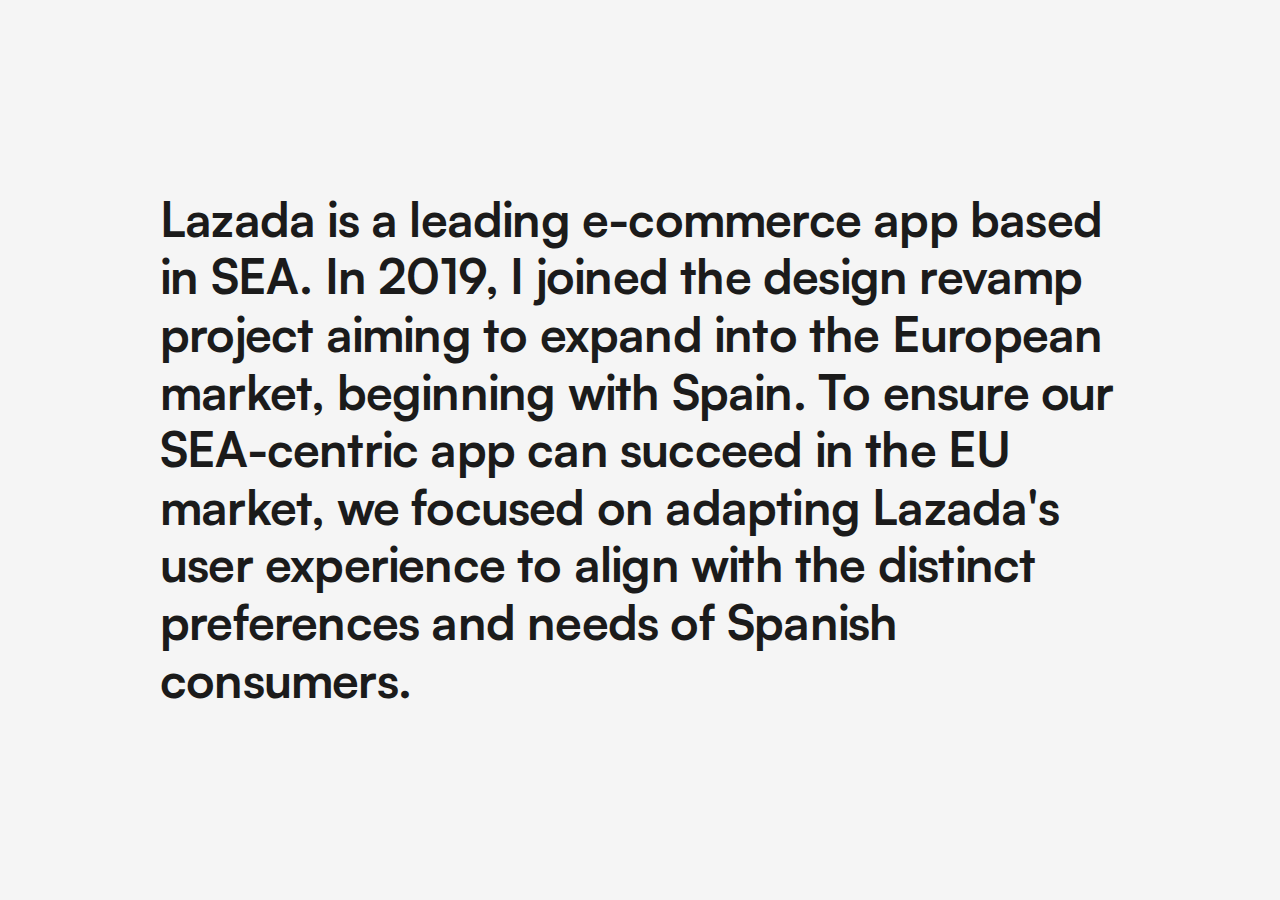
<file: lazada.html>
<!DOCTYPE html>
<html lang="en">

<head>
    <meta charset="UTF-8">
    <meta name="viewport" content="width=device-width, initial-scale=1.0">
    <link rel="stylesheet" href="css/template.css" />
    <title>stateofbiying</title>
</head>

<body>
    <main class="page">
        <nav class="nav">
            <a href="index.html" class="nav__back b1-bold">
                HOME
            </a>
        </nav>
        <div class="page__wrapper">
            <section class="case-content">
                <div class="case-content__text-wrapper">
                    <div class="case-content__text h1-bold">Lazada is a leading e-commerce app based in SEA. In 2019, I joined the design revamp project
                        aiming to expand into the European market, beginning with Spain. To ensure our SEA-centric app
                        can succeed in the EU market, we focused on adapting Lazada's user experience to align with the
                        distinct preferences and needs of Spanish consumers.</div>
                </div>
            </section>
            <footer class="case-content">
                <div class="case-content__text-wrapper">
                    <a href="./factorem.html" class="text-link h1-bold">See next project →</a>
                </div>
            </footer>
        </div>
    </main>
    <script src="js/template.js"></script>
</body>

</html>
</file>
<file: css/template.css>
@import url('fonts.css');
@import url('global.css');

/*--------------------------
  PAGE LAYOUT
---------------------------*/
.page__wrapper {
    width: 100%;
    max-width: 1920px;
    margin: 0 auto;

    height: 100vh;
    overflow-x: hidden;
    overflow-y: auto;
    scroll-snap-type: y mandatory;
    overscroll-behavior-y: contain;
}

/*--------------------------
  NAVIGATION
---------------------------*/
.nav {
    display: flex;
    position: fixed;
    width: 100%;
    padding: var(--space-24) 0;
    z-index: 999;
}

.nav__back {
    display: inline-block;
    background-color: var(--color-fill-brand);
    padding: var(--space-8) var(--space-16);

    opacity: 0;
    transform: translateX(-100%);
    transition: opacity 300ms ease, transform 300ms ease, padding 300ms ease;
}
.nav__back:hover {
    padding: var(--space-8) var(--space-24);
}

/*--------------------------
  PAGE SECTIONS
---------------------------*/
.case-content {
    display: flex;
    flex-direction: column;
    justify-content: center;
    padding: var(--space-24);
    height: 100vh;
    width: 100vw;

    opacity: 0;
    transition: opacity 300ms ease;

    scroll-snap-align: start;
}
.case-content__text-wrapper {
    display: flex;
    gap: var(--space-24);
    flex-direction: column;
    max-width: 960px;
    align-self: center;
}

.case-content__text {
    width: 100%;
}

.case-content__summary {
    display: flex;
    flex-direction: row;
    gap: var(--space-48);
}

.case-content__summary-column {
    display: flex;
    flex-direction: column;
    gap: var(--space-12);
    padding-top: var(--space-24);
    width: 100%;
}

.case-content__img {
    display: block;
    align-self: center;
    max-width: 100%;
    max-height: 960px;
    width: auto;
    height: auto;
    padding: var(--space-48) var(--space-72);
}

.case-content__img img {
    object-fit: contain;
}

/*--------------------------
  PAGE LOAD
---------------------------*/
/* load animations */
.case-content.fade-in {
  opacity: 1;
  transform: translateY(0);
}

.nav__back.slide-in {
  opacity: 1;
  transform: translateX(0);
}

/* exit animations */
.case-content.fade-out {
  opacity: 0;
  transform: translateY(12px);
}

.nav__back.slide-out {
  opacity: 0;
  transform: translateX(-50px);
}

/*--------------------------
  BREAKPOINT
---------------------------*/
@media screen and (max-width: 780px) {

    .page__wrapper {
        scroll-snap-type: none;
        padding: var(--space-48) 0;
    }

    .case-content{
        padding: var(--space-72) 0 0 0;
        height: auto;
        scroll-snap-align: none;
    }

    .case-content__text-wrapper {
        padding: var(--space-24);
        gap: var(--space-12);
    }

    .case-content__summary {
        gap: var(--space-16);
        flex-direction: column;
        gap: var(--space-12);
    }

    .case-content__summary-column {
        padding-top: var(--space-16);
    }

    .case-content__img {
        padding: 0;
    }

    .case-content__img img {
        height: auto;
        width: 100%;
    }

    .h1-bold {
        font-size: var(--font-size-24);
    }

    .h2-bold {
        font-size: var(--font-size-24);
    }

    .b1-bold {
        font-size: var(--font-size-12);
    }

    .b1-medium {
        font-size: var(--font-size-16);
    }
}
</file>
